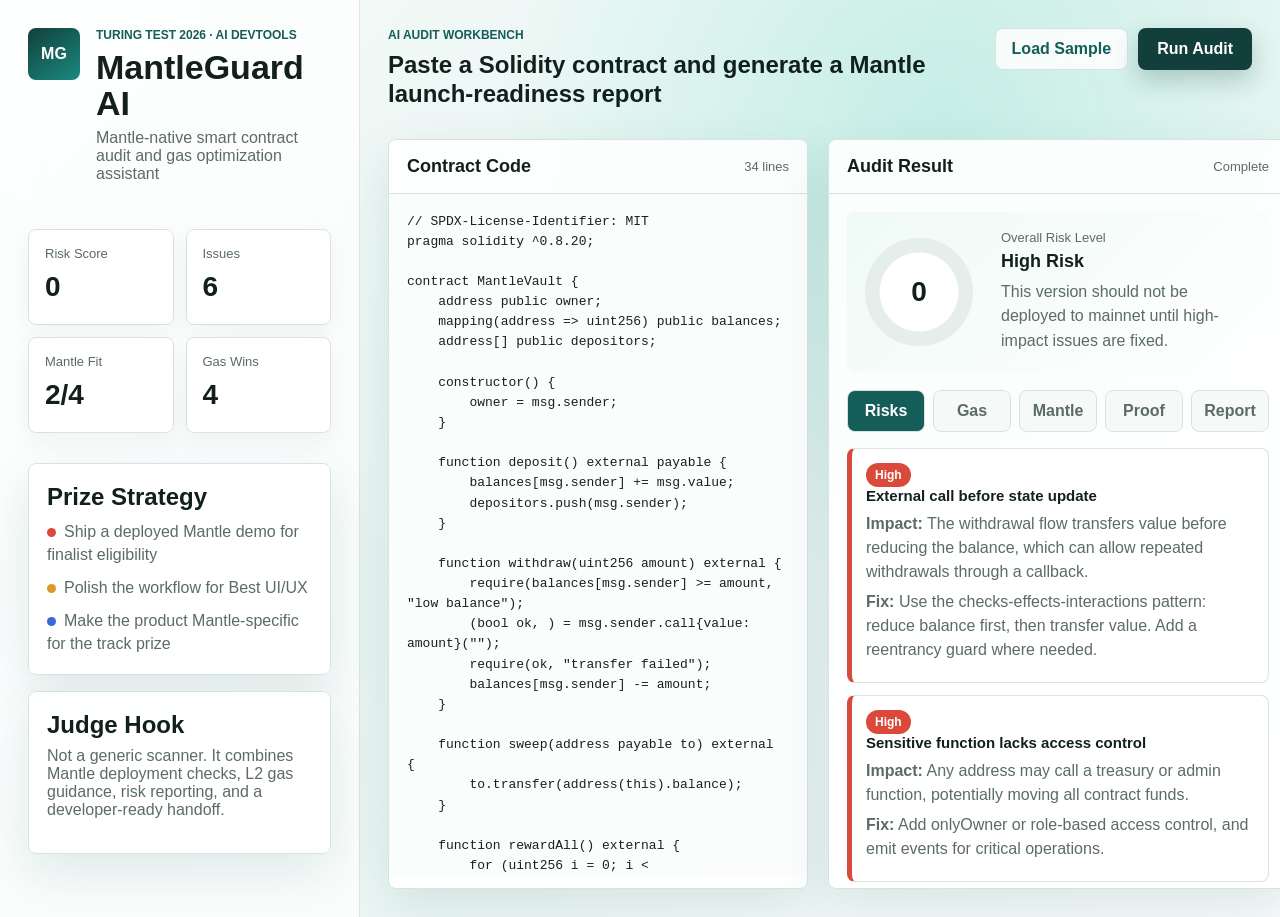
<file: index.html>
<!doctype html>
<html lang="zh-CN">
  <head>
    <meta charset="UTF-8" />
    <meta name="viewport" content="width=device-width, initial-scale=1.0" />
    <title>MantleGuard AI</title>
    <link rel="stylesheet" href="src/styles.css" />
  </head>
  <body>
    <main class="app-shell">
      <aside class="sidebar" aria-label="Project overview">
        <div class="brand-block">
          <div class="mark" aria-hidden="true">MG</div>
          <div>
            <p class="eyebrow">Turing Test 2026 · AI DevTools</p>
            <h1>MantleGuard AI</h1>
            <p class="subtitle">Mantle-native smart contract audit and gas optimization assistant</p>
          </div>
        </div>

        <section class="metric-grid" aria-label="Current audit overview">
          <div class="metric">
            <span>Risk Score</span>
            <strong id="riskScore">--</strong>
          </div>
          <div class="metric">
            <span>Issues</span>
            <strong id="issueCount">--</strong>
          </div>
          <div class="metric">
            <span>Mantle Fit</span>
            <strong id="mantleFit">--</strong>
          </div>
          <div class="metric">
            <span>Gas Wins</span>
            <strong id="gasCount">--</strong>
          </div>
        </section>

        <section class="panel compact">
          <h2>Prize Strategy</h2>
          <ul class="clean-list">
            <li><span class="dot high"></span>Ship a deployed Mantle demo for finalist eligibility</li>
            <li><span class="dot mid"></span>Polish the workflow for Best UI/UX</li>
            <li><span class="dot low"></span>Make the product Mantle-specific for the track prize</li>
          </ul>
        </section>

        <section class="panel compact">
          <h2>Judge Hook</h2>
          <p>Not a generic scanner. It combines Mantle deployment checks, L2 gas guidance, risk reporting, and a developer-ready handoff.</p>
        </section>
      </aside>

      <section class="workspace" aria-label="Audit workspace">
        <header class="topbar">
          <div>
            <p class="eyebrow">AI audit workbench</p>
            <h2>Paste a Solidity contract and generate a Mantle launch-readiness report</h2>
          </div>
          <div class="actions">
            <button id="loadSample" class="ghost-btn" type="button">Load Sample</button>
            <button id="runAudit" class="primary-btn" type="button">Run Audit</button>
          </div>
        </header>

        <section class="editor-grid">
          <div class="panel editor-panel">
            <div class="panel-head">
              <h3>Contract Code</h3>
              <span id="lineCount">0 lines</span>
            </div>
            <textarea id="contractInput" spellcheck="false" aria-label="Solidity contract code"></textarea>
          </div>

          <div class="panel report-panel">
            <div class="panel-head">
              <h3>Audit Result</h3>
              <span id="auditStatus">Ready</span>
            </div>
            <div class="score-card">
              <div class="ring" id="scoreRing" style="--score: 0">
                <span id="scoreText">--</span>
              </div>
              <div>
                <p class="label">Overall Risk Level</p>
                <h3 id="riskLevel">Not analyzed</h3>
                <p id="riskSummary">Load the sample or paste a contract to start the audit.</p>
              </div>
            </div>

            <div class="tabs" role="tablist" aria-label="Report views">
              <button class="tab active" data-tab="issues" type="button">Risks</button>
              <button class="tab" data-tab="gas" type="button">Gas</button>
              <button class="tab" data-tab="mantle" type="button">Mantle</button>
              <button class="tab" data-tab="attest" type="button">Proof</button>
              <button class="tab" data-tab="report" type="button">Report</button>
            </div>

            <div class="tab-view active" id="issues"></div>
            <div class="tab-view" id="gas"></div>
            <div class="tab-view" id="mantle"></div>
            <div class="tab-view" id="attest"></div>
            <div class="tab-view" id="report"></div>
          </div>
        </section>
      </section>
    </main>

    <script src="src/app.js"></script>
  </body>
</html>
</file>
<file: src/styles.css>
:root {
  color-scheme: light;
  --ink: #12201d;
  --muted: #5b6b68;
  --line: #d8e3df;
  --surface: #ffffff;
  --surface-soft: #f5faf8;
  --mint: #94e4d5;
  --teal: #145d58;
  --gold: #d99a2b;
  --red: #d94a3a;
  --blue: #3a68d8;
  --shadow: 0 18px 50px rgba(20, 93, 88, 0.12);
}

* {
  box-sizing: border-box;
}

body {
  margin: 0;
  min-height: 100vh;
  font-family: Inter, "Segoe UI", "Microsoft YaHei", Arial, sans-serif;
  color: var(--ink);
  background:
    radial-gradient(circle at 74% 14%, rgba(148, 228, 213, 0.42), transparent 28rem),
    linear-gradient(135deg, #f7fbfa 0%, #e8f5f2 45%, #f9fbfb 100%);
}

button,
textarea {
  font: inherit;
}

.app-shell {
  display: grid;
  grid-template-columns: 360px minmax(0, 1fr);
  min-height: 100vh;
}

.sidebar {
  padding: 28px;
  border-right: 1px solid rgba(18, 32, 29, 0.12);
  background: rgba(255, 255, 255, 0.76);
  backdrop-filter: blur(18px);
}

.brand-block {
  display: flex;
  gap: 16px;
  align-items: flex-start;
}

.mark {
  display: grid;
  width: 52px;
  height: 52px;
  place-items: center;
  flex: 0 0 auto;
  border-radius: 8px;
  color: #ffffff;
  background: linear-gradient(145deg, #123f3b, #1a8a80);
  font-weight: 850;
}

.eyebrow {
  margin: 0 0 8px;
  color: var(--teal);
  font-size: 12px;
  font-weight: 800;
  letter-spacing: 0;
  text-transform: uppercase;
}

h1,
h2,
h3,
p {
  margin-top: 0;
}

h1 {
  margin-bottom: 8px;
  font-size: 34px;
  line-height: 1.05;
}

h2 {
  margin-bottom: 8px;
  font-size: 24px;
  line-height: 1.22;
}

h3 {
  margin-bottom: 0;
  font-size: 18px;
}

.subtitle,
.panel p,
.label,
.clean-list {
  color: var(--muted);
}

.metric-grid {
  display: grid;
  grid-template-columns: repeat(2, minmax(0, 1fr));
  gap: 12px;
  margin: 30px 0;
}

.metric {
  min-height: 96px;
  padding: 16px;
  border: 1px solid var(--line);
  border-radius: 8px;
  background: var(--surface);
  box-shadow: 0 8px 24px rgba(18, 32, 29, 0.05);
}

.metric span {
  display: block;
  color: var(--muted);
  font-size: 13px;
}

.metric strong {
  display: block;
  margin-top: 10px;
  font-size: 28px;
}

.workspace {
  padding: 28px;
}

.topbar {
  display: flex;
  justify-content: space-between;
  gap: 20px;
  align-items: flex-start;
  margin-bottom: 22px;
}

.actions {
  display: flex;
  gap: 10px;
  flex: 0 0 auto;
}

.primary-btn,
.ghost-btn,
.tab {
  min-height: 42px;
  border: 1px solid transparent;
  border-radius: 8px;
  cursor: pointer;
  font-weight: 800;
}

.primary-btn {
  padding: 0 18px;
  color: #ffffff;
  background: #123f3b;
  box-shadow: 0 10px 24px rgba(18, 63, 59, 0.24);
}

.ghost-btn {
  padding: 0 16px;
  color: var(--teal);
  border-color: var(--line);
  background: rgba(255, 255, 255, 0.84);
}

.editor-grid {
  display: grid;
  grid-template-columns: minmax(420px, 0.96fr) minmax(460px, 1.04fr);
  gap: 20px;
  align-items: stretch;
}

.panel {
  border: 1px solid var(--line);
  border-radius: 8px;
  background: rgba(255, 255, 255, 0.9);
  box-shadow: var(--shadow);
}

.compact {
  margin-top: 16px;
  padding: 18px;
}

.panel-head {
  display: flex;
  justify-content: space-between;
  gap: 14px;
  align-items: center;
  padding: 16px 18px;
  border-bottom: 1px solid var(--line);
}

.panel-head span {
  color: var(--muted);
  font-size: 13px;
  white-space: nowrap;
}

.editor-panel,
.report-panel {
  min-height: calc(100vh - 150px);
  overflow: hidden;
}

textarea {
  width: 100%;
  height: calc(100vh - 220px);
  min-height: 520px;
  padding: 18px;
  border: 0;
  outline: 0;
  resize: none;
  color: #15211f;
  background: #fbfdfc;
  font-family: Consolas, "Cascadia Code", monospace;
  font-size: 13px;
  line-height: 1.55;
}

.score-card {
  display: grid;
  grid-template-columns: 118px minmax(0, 1fr);
  gap: 18px;
  align-items: center;
  margin: 18px;
  padding: 18px;
  border-radius: 8px;
  background: linear-gradient(135deg, #effaf7, #ffffff);
}

.ring {
  display: grid;
  width: 108px;
  height: 108px;
  place-items: center;
  border-radius: 50%;
  background:
    radial-gradient(circle closest-side, #ffffff 72%, transparent 74%),
    conic-gradient(var(--ring-color, var(--teal)) calc(var(--score) * 1%), #e5eeeb 0);
}

.ring span {
  font-size: 28px;
  font-weight: 900;
}

.label {
  margin-bottom: 6px;
  font-size: 13px;
}

#riskSummary {
  margin: 8px 0 0;
  color: var(--muted);
  line-height: 1.55;
}

.tabs {
  display: grid;
  grid-template-columns: repeat(5, 1fr);
  gap: 8px;
  padding: 0 18px 16px;
}

.tab {
  color: var(--muted);
  border-color: var(--line);
  background: var(--surface-soft);
}

.tab.active {
  color: #ffffff;
  background: var(--teal);
}

.tab-view {
  display: none;
  padding: 0 18px 18px;
  max-height: 440px;
  overflow: auto;
}

.tab-view.active {
  display: block;
}

.finding {
  margin-bottom: 12px;
  padding: 14px;
  border: 1px solid var(--line);
  border-left: 5px solid var(--teal);
  border-radius: 8px;
  background: #ffffff;
}

.finding.high {
  border-left-color: var(--red);
}

.finding.medium {
  border-left-color: var(--gold);
}

.finding.low {
  border-left-color: var(--blue);
}

.finding h4 {
  margin: 0 0 8px;
  font-size: 15px;
}

.finding p {
  margin: 6px 0;
  color: var(--muted);
  line-height: 1.5;
}

.badge {
  display: inline-flex;
  align-items: center;
  min-height: 24px;
  padding: 0 9px;
  border-radius: 999px;
  color: #ffffff;
  background: var(--teal);
  font-size: 12px;
  font-weight: 800;
}

.badge.high {
  background: var(--red);
}

.badge.medium {
  background: var(--gold);
}

.badge.low {
  background: var(--blue);
}

.clean-list {
  display: grid;
  gap: 10px;
  margin: 0;
  padding: 0;
  list-style: none;
  line-height: 1.45;
}

.dot {
  display: inline-block;
  width: 9px;
  height: 9px;
  margin-right: 8px;
  border-radius: 50%;
  background: var(--teal);
}

.dot.high {
  background: var(--red);
}

.dot.mid {
  background: var(--gold);
}

.dot.low {
  background: var(--blue);
}

.report-text {
  margin: 0;
  white-space: pre-wrap;
  color: #23312f;
  font-family: Consolas, "Cascadia Code", monospace;
  font-size: 13px;
  line-height: 1.6;
}

.hash-box {
  margin-top: 10px;
  padding: 12px;
  border: 1px solid var(--line);
  border-radius: 8px;
  background: #f8fcfb;
  color: #20302d;
  font-family: Consolas, "Cascadia Code", monospace;
  font-size: 12px;
  line-height: 1.5;
  overflow-wrap: anywhere;
}

.proof-grid {
  display: grid;
  gap: 12px;
}

@media (max-width: 1180px) {
  .app-shell {
    grid-template-columns: 1fr;
  }

  .sidebar {
    border-right: 0;
    border-bottom: 1px solid rgba(18, 32, 29, 0.12);
  }

  .editor-grid {
    grid-template-columns: 1fr;
  }

  .editor-panel,
  .report-panel {
    min-height: auto;
  }

  textarea {
    height: 460px;
    min-height: 460px;
  }
}

@media (max-width: 680px) {
  .sidebar,
  .workspace {
    padding: 18px;
  }

  .topbar,
  .brand-block {
    flex-direction: column;
  }

  .actions,
  .tabs {
    width: 100%;
  }

  .actions {
    display: grid;
    grid-template-columns: 1fr 1fr;
  }

  .metric-grid,
  .score-card {
    grid-template-columns: 1fr;
  }

  h1 {
    font-size: 30px;
  }
}
</file>
